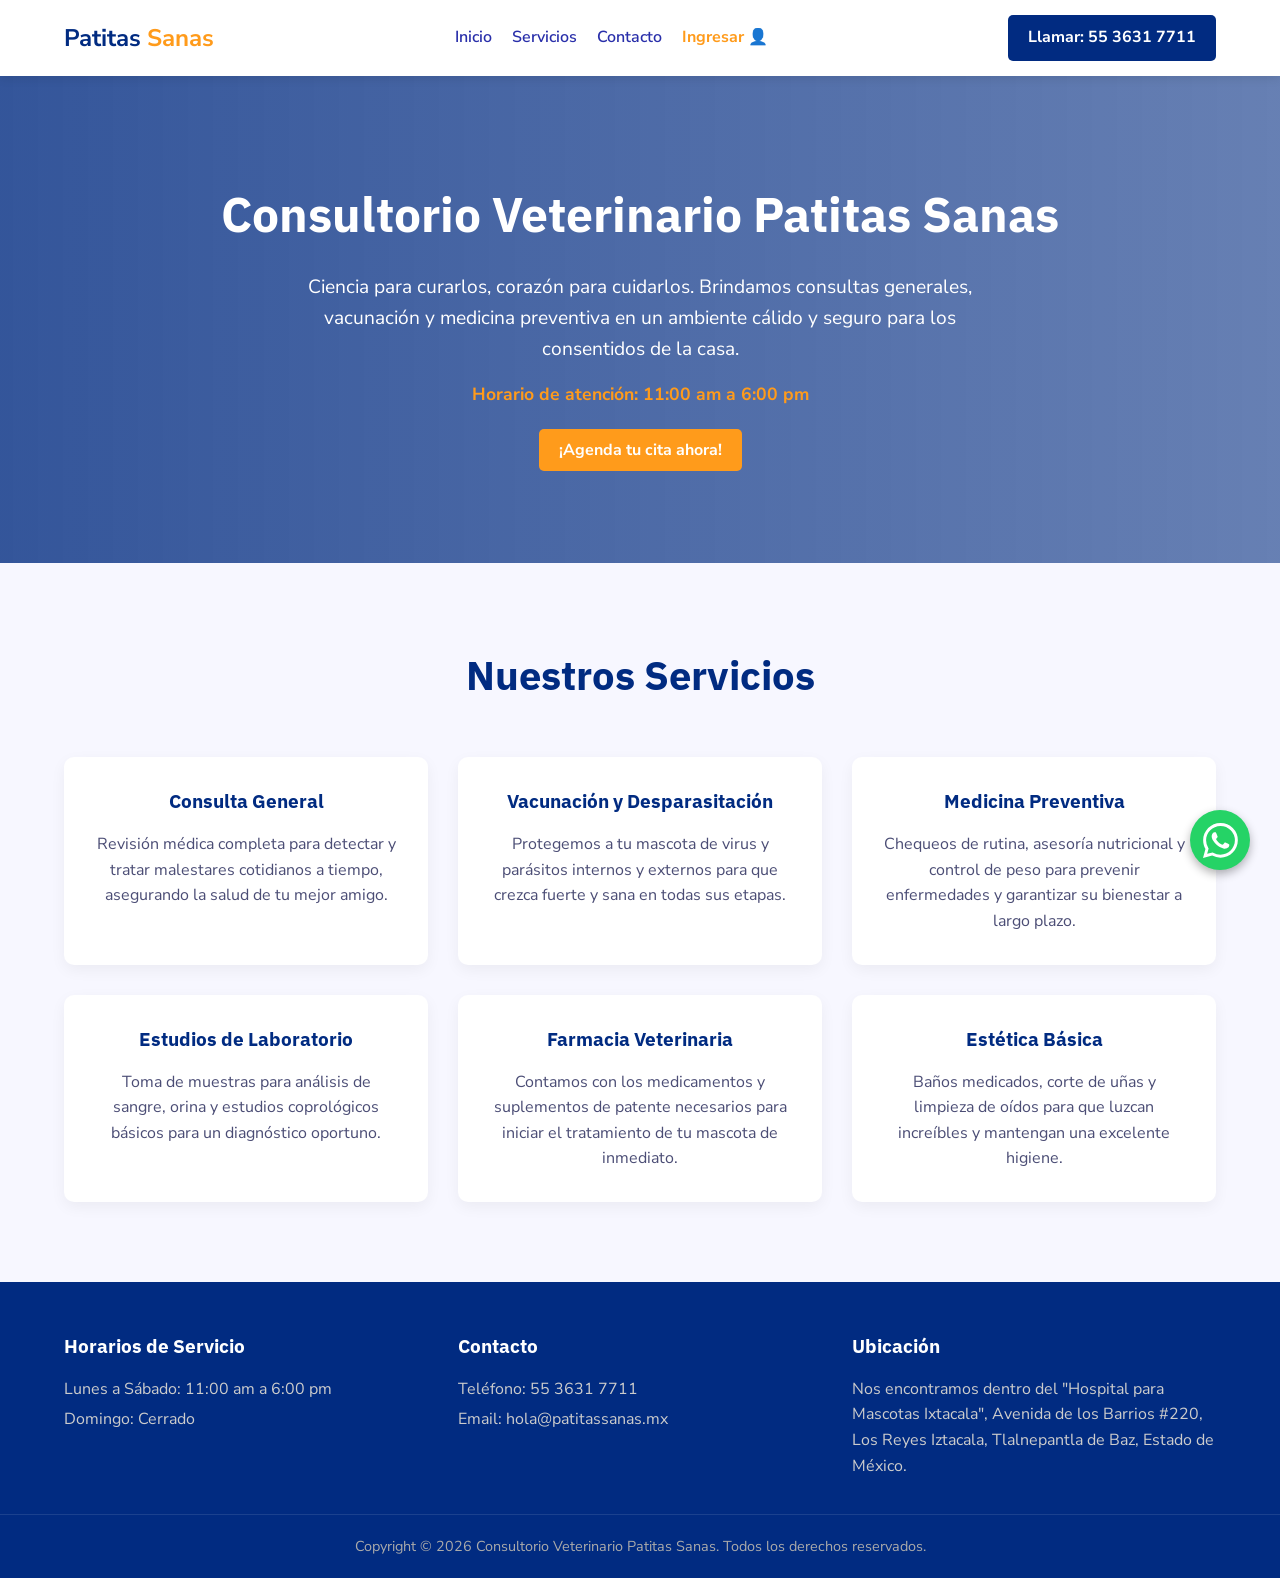
<file: index.html>
<!DOCTYPE html>
<html lang="es">
<head>
    <meta charset="UTF-8">
    <meta name="viewport" content="width=device-width, initial-scale=1.0">
    <title>Consultorio Veterinario Patitas Sanas</title>
    <link href="https://fonts.googleapis.com/css2?family=Nunito+Sans:wght@400;600;700&family=IBM+Plex+Sans:wght@500;700&display=swap" rel="stylesheet">
    <style>
        /* ================= VARIABLES Y RESET ================= */
        :root {
            --primary-color: #012b81;
            --secondary-color: #3CCAFF; 
            --accent-color: #FF9B1B; 
            --bg-light: #f7f7ff;
            --text-dark: #292faa;
            --text-gray: #4b4d75;
        }

        * {
            margin: 0;
            padding: 0;
            box-sizing: border-box;
        }

        body {
            font-family: 'Nunito Sans', sans-serif;
            color: var(--text-dark);
            background-color: #fff;
            line-height: 1.6;
        }

        h1, h2, h3 {
            font-family: 'IBM Plex Sans', sans-serif;
            color: var(--primary-color);
        }

        a { text-decoration: none; color: inherit; }

        .container {
            width: 90%;
            max-width: 1200px;
            margin: 0 auto;
        }

        /* ================= NAVEGACIÓN ================= */
        header {
            background-color: #fff;
            box-shadow: 0 2px 10px rgba(0,0,0,0.1);
            position: sticky;
            top: 0;
            z-index: 1000;
        }

        .nav-container {
            display: flex;
            justify-content: space-between;
            align-items: center;
            padding: 15px 0;
        }

        .logo {
            font-size: 24px;
            font-weight: 700;
            color: var(--primary-color);
        }

        .logo span { color: var(--accent-color); }

        .nav-links {
            display: flex;
            gap: 20px;
            align-items: center;
        }

        .nav-links a {
            font-weight: 600;
            transition: color 0.3s;
        }

        .nav-links a:hover { color: var(--secondary-color); }

        .btn-contacto {
            background-color: var(--primary-color);
            color: #fff;
            padding: 10px 20px;
            border-radius: 5px;
            font-weight: 700;
            transition: background 0.3s;
        }

        .btn-contacto:hover { background-color: var(--accent-color); }

        /* ================= HERO SECTION ================= */
        .hero {
            background: linear-gradient(to right, rgba(1, 43, 129, 0.8), rgba(1, 43, 129, 0.6)), url('https://images.unsplash.com/photo-1583337130417-3346a1be7dee?auto=format&fit=crop&w=1200&q=80') center/cover;
            color: #fff;
            padding: 100px 0;
            text-align: center;
        }

        .hero h1 {
            color: #fff;
            font-size: 3rem;
            margin-bottom: 20px;
        }

        .hero p {
            font-size: 1.2rem;
            max-width: 700px;
            margin: 0 auto 15px;
        }

        .hero .horario {
            font-size: 1.1rem; 
            font-weight: 700; 
            margin-bottom: 30px; 
            color: var(--accent-color);
        }

        /* ================= SERVICIOS (GRID) ================= */
        .servicios {
            padding: 80px 0;
            background-color: var(--bg-light);
        }

        .section-title {
            text-align: center;
            font-size: 2.5rem;
            margin-bottom: 50px;
        }

        .grid-servicios {
            display: grid;
            grid-template-columns: repeat(auto-fit, minmax(300px, 1fr));
            gap: 30px;
        }

        .card {
            background: #fff;
            padding: 30px;
            border-radius: 10px;
            box-shadow: 0 5px 15px rgba(0,0,0,0.05);
            text-align: center;
            transition: transform 0.3s;
        }

        .card:hover { transform: translateY(-10px); }
        .card h3 { margin-bottom: 15px; color: var(--primary-color); }
        .card p { color: var(--text-gray); }

        /* ================= FOOTER ================= */
        footer {
            background-color: var(--primary-color);
            color: #fff;
            padding: 50px 0 20px;
        }

        .footer-grid {
            display: grid;
            grid-template-columns: repeat(auto-fit, minmax(250px, 1fr));
            gap: 30px;
            margin-bottom: 30px;
        }

        .footer-grid h3 { color: #fff; margin-bottom: 15px; }
        .footer-grid p, .footer-grid a { color: #ccc; margin-bottom: 5px; }

        .footer-bottom {
            text-align: center;
            padding-top: 20px;
            border-top: 1px solid rgba(255,255,255,0.1);
            color: #aaa;
            font-size: 0.9rem;
        }

        /* ================= WHATSAPP FLOTANTE ================= */
        .whatsapp-float {
            position: fixed;
            bottom: 30px;
            right: 30px;
            background-color: #25D366;
            color: #fff;
            width: 60px;
            height: 60px;
            border-radius: 50%;
            display: flex;
            justify-content: center;
            align-items: center;
            font-size: 30px;
            box-shadow: 0 4px 10px rgba(0,0,0,0.3);
            z-index: 1000;
            transition: transform 0.3s;
        }
        .whatsapp-float:hover { transform: scale(1.1); }

        /* ================= RESPONSIVO ================= */
        @media (max-width: 768px) {
            .nav-links { display: none; }
            .hero h1 { font-size: 2rem; }
        }
    </style>
</head>
<body>

    <header>
        <div class="container nav-container">
            <div class="logo">Patitas<span> Sanas</span></div>
            <nav class="nav-links">
                <a href="#inicio">Inicio</a>
                <a href="#servicios">Servicios</a>
                <a href="#contacto">Contacto</a>
                <a href="login.html" style="color: var(--accent-color); font-weight: 700;">Ingresar 👤</a>
            </nav>
            <a href="tel:5536317711" class="btn-contacto">Llamar: 55 3631 7711</a>
        </div>
    </header>

    <section id="inicio" class="hero">
        <div class="container">
            <h1>Consultorio Veterinario Patitas Sanas</h1>
            <p>Ciencia para curarlos, corazón para cuidarlos. Brindamos consultas generales, vacunación y medicina preventiva en un ambiente cálido y seguro para los consentidos de la casa.</p>
            <p class="horario">Horario de atención: 11:00 am a 6:00 pm</p>
            <a href="login.html" class="btn-contacto" style="background-color: var(--accent-color);">¡Agenda tu cita ahora!</a>
        </div>
    </section>

    <section id="servicios" class="servicios">
        <div class="container">
            <h2 class="section-title">Nuestros Servicios</h2>
            <div class="grid-servicios">
                <div class="card">
                    <h3>Consulta General</h3>
                    <p>Revisión médica completa para detectar y tratar malestares cotidianos a tiempo, asegurando la salud de tu mejor amigo.</p>
                </div>
                <div class="card">
                    <h3>Vacunación y Desparasitación</h3>
                    <p>Protegemos a tu mascota de virus y parásitos internos y externos para que crezca fuerte y sana en todas sus etapas.</p>
                </div>
                <div class="card">
                    <h3>Medicina Preventiva</h3>
                    <p>Chequeos de rutina, asesoría nutricional y control de peso para prevenir enfermedades y garantizar su bienestar a largo plazo.</p>
                </div>
                <div class="card">
                    <h3>Estudios de Laboratorio</h3>
                    <p>Toma de muestras para análisis de sangre, orina y estudios coprológicos básicos para un diagnóstico oportuno.</p>
                </div>
                <div class="card">
                    <h3>Farmacia Veterinaria</h3>
                    <p>Contamos con los medicamentos y suplementos de patente necesarios para iniciar el tratamiento de tu mascota de inmediato.</p>
                </div>
                <div class="card">
                    <h3>Estética Básica</h3>
                    <p>Baños medicados, corte de uñas y limpieza de oídos para que luzcan increíbles y mantengan una excelente higiene.</p>
                </div>
            </div>
        </div>
    </section>

    <footer id="contacto">
        <div class="container footer-grid">
            <div>
                <h3>Horarios de Servicio</h3>
                <p>Lunes a Sábado: 11:00 am a 6:00 pm</p>
                <p>Domingo: Cerrado</p>
            </div>
            <div>
                <h3>Contacto</h3>
                <p>Teléfono: 55 3631 7711</p>
                <p>Email: hola@patitassanas.mx</p>
            </div>
            <div>
                <h3>Ubicación</h3>
                <p>Nos encontramos dentro del "Hospital para Mascotas Ixtacala", Avenida de los Barrios #220, Los Reyes Iztacala, Tlalnepantla de Baz, Estado de México.</p>
            </div>
        </div>
        <div class="footer-bottom">
            <p>Copyright © 2026 Consultorio Veterinario Patitas Sanas. Todos los derechos reservados.</p>
        </div>
    </footer>

    <a href="https://api.whatsapp.com/send/?phone=5215536317711&text=Hola,%20quisiera%20agendar%20una%20cita%20para%20mi%20mascota." class="whatsapp-float" target="_blank" title="Contáctanos por WhatsApp">
        <svg xmlns="http://www.w3.org/2000/svg" width="35" height="35" fill="currentColor" viewBox="0 0 16 16">
            <path d="M13.601 2.326A7.854 7.854 0 0 0 7.994 0C3.627 0 .068 3.558.064 7.926c0 1.399.366 2.76 1.057 3.965L0 16l4.204-1.102a7.933 7.933 0 0 0 3.79.965h.004c4.368 0 7.926-3.558 7.93-7.93A7.898 7.898 0 0 0 13.6 2.326zM7.994 14.521a6.573 6.573 0 0 1-3.356-.92l-.24-.144-2.494.654.666-2.433-.156-.251a6.56 6.56 0 0 1-1.007-3.505c0-3.626 2.957-6.584 6.591-6.584a6.56 6.56 0 0 1 4.66 1.931 6.557 6.557 0 0 1 1.928 4.66c-.004 3.639-2.961 6.592-6.592 6.592zm3.615-4.934c-.197-.099-1.17-.578-1.353-.646-.182-.065-.315-.099-.445.099-.133.197-.513.646-.627.775-.114.133-.232.148-.43.05-.197-.1-.836-.308-1.592-.985-.59-.525-.985-1.175-1.103-1.372-.114-.198-.011-.304.088-.403.087-.088.197-.232.296-.346.1-.114.133-.198.198-.33.065-.134.034-.248-.015-.347-.05-.099-.445-1.076-.612-1.47-.16-.389-.323-.335-.445-.34-.114-.007-.247-.007-.38-.007a.729.729 0 0 0-.529.247c-.182.198-.691.677-.691 1.654 0 .977.71 1.916.81 2.049.098.133 1.394 2.132 3.383 2.992.47.205.84.326 1.129.418.475.152.904.129 1.246.08.38-.058 1.171-.48 1.338-.943.164-.464.164-.86.114-.943-.049-.084-.182-.133-.38-.232z"/>
        </svg>
    </a>

</body>
</html>
</file>
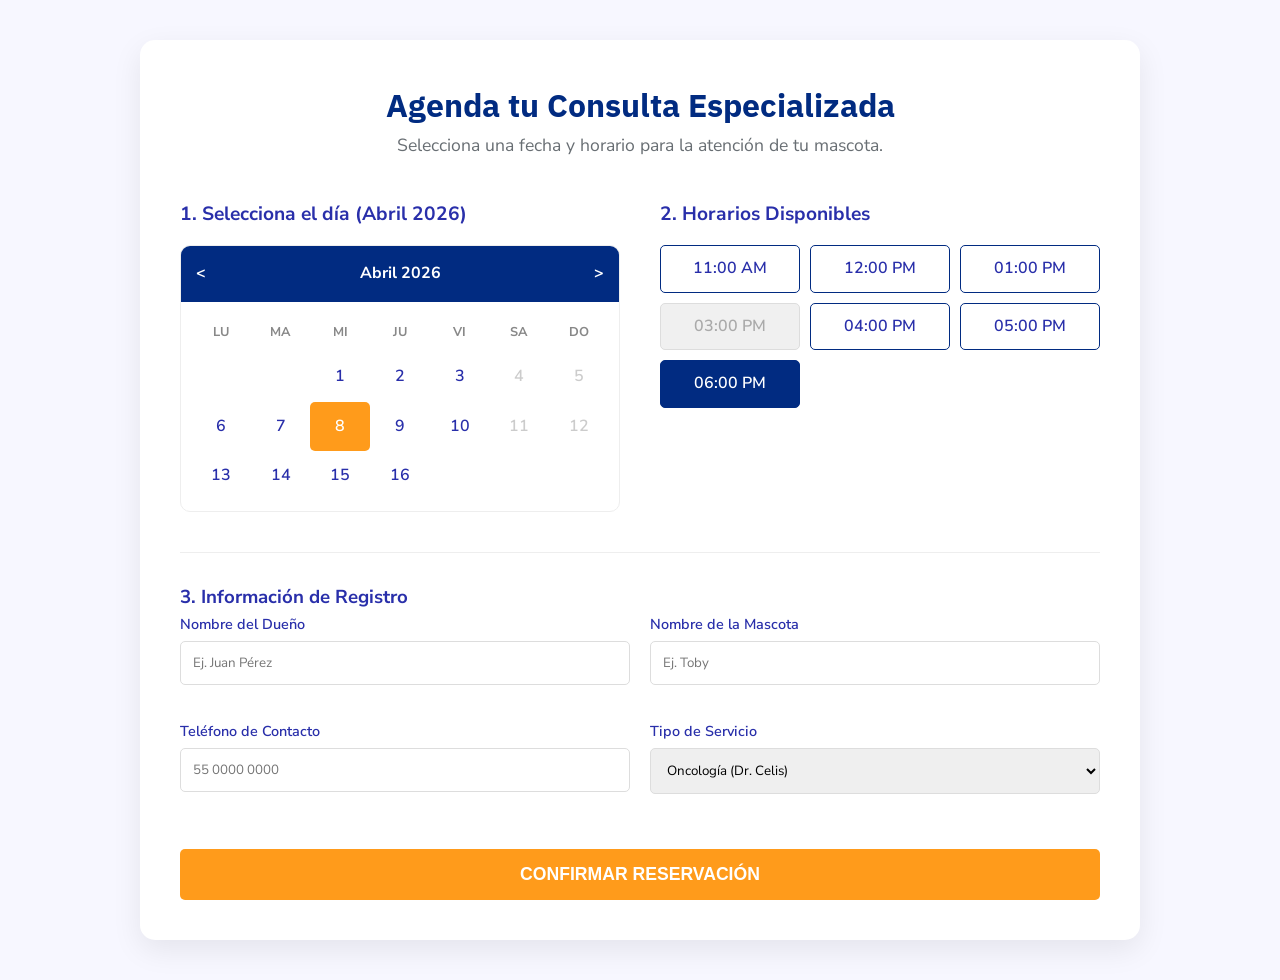
<file: citas.html>
<!DOCTYPE html>
<html lang="es">
<head>
    <meta charset="UTF-8">
    <meta name="viewport" content="width=device-width, initial-scale=1.0">
    <title>Agenda tu Cita - VetCare + Oncopets</title>
    <link href="https://fonts.googleapis.com/css2?family=Nunito+Sans:wght@400;600;700&family=IBM+Plex+Sans:wght@500;700&display=swap" rel="stylesheet">
    <style>
        :root {
            --primary: #012b81;
            --secondary: #3CCAFF;
            --accent: #FF9B1B;
            --bg: #f7f7ff;
            --text: #292faa;
            --white: #ffffff;
        }

        * { margin: 0; padding: 0; box-sizing: border-box; }
        body { font-family: 'Nunito Sans', sans-serif; background-color: var(--bg); color: var(--text); line-height: 1.6; }
        h1, h2 { font-family: 'IBM Plex Sans', sans-serif; color: var(--primary); }

        .container { width: 90%; max-width: 1000px; margin: 40px auto; }
        
        .appointment-card {
            background: var(--white);
            padding: 40px;
            border-radius: 15px;
            box-shadow: 0 10px 30px rgba(0,0,0,0.08);
        }

        .header-citas { text-align: center; margin-bottom: 40px; }
        .header-citas p { color: #686e73; font-size: 1.1rem; }

        /* GRID PRINCIPAL */
        .booking-grid {
            display: grid;
            grid-template-columns: 1fr 1fr;
            gap: 40px;
        }

        /* CALENDARIO ESTILIZADO */
        .calendar-box h3 { margin-bottom: 15px; font-size: 1.2rem; }
        .calendar {
            background: #fff;
            border: 1px solid #eee;
            border-radius: 10px;
            overflow: hidden;
        }
        .cal-header {
            background: var(--primary);
            color: white;
            padding: 15px;
            display: flex;
            justify-content: space-between;
            font-weight: bold;
        }
        .cal-grid {
            display: grid;
            grid-template-columns: repeat(7, 1fr);
            padding: 10px;
            text-align: center;
        }
        .day-name { font-weight: 700; font-size: 0.8rem; padding: 10px 0; color: #888; }
        .day {
            padding: 12px 5px;
            cursor: pointer;
            border-radius: 5px;
            transition: 0.3s;
            font-weight: 600;
        }
        .day:hover:not(.empty) { background: var(--secondary); color: white; }
        .day.selected { background: var(--accent) !important; color: white; }
        .day.disabled { color: #ccc; cursor: not-allowed; }
        .empty { cursor: default; }

        /* HORARIOS */
        .time-box h3 { margin-bottom: 15px; font-size: 1.2rem; }
        .time-slots {
            display: grid;
            grid-template-columns: repeat(3, 1fr);
            gap: 10px;
        }
        .slot {
            padding: 10px;
            border: 1px solid var(--primary);
            border-radius: 5px;
            text-align: center;
            cursor: pointer;
            font-weight: 600;
            transition: 0.3s;
        }
        .slot:hover { background: var(--primary); color: white; }
        .slot.selected { background: var(--primary); color: white; }
        .slot.unavailable { background: #f0f0f0; border-color: #ddd; color: #aaa; cursor: not-allowed; }

        /* FORMULARIO */
        .form-section {
            margin-top: 40px;
            padding-top: 30px;
            border-top: 1px solid #eee;
        }
        .form-grid {
            display: grid;
            grid-template-columns: 1fr 1fr;
            gap: 20px;
        }
        .input-group { display: flex; flex-direction: column; margin-bottom: 15px; }
        label { font-weight: 600; margin-bottom: 5px; font-size: 0.9rem; }
        input, select {
            padding: 12px;
            border: 1px solid #ddd;
            border-radius: 5px;
            font-family: inherit;
        }

        .btn-confirm {
            grid-column: span 2;
            background: var(--accent);
            color: white;
            border: none;
            padding: 15px;
            font-size: 1.1rem;
            font-weight: 700;
            border-radius: 5px;
            cursor: pointer;
            margin-top: 20px;
            transition: 0.3s;
            text-transform: uppercase;
        }
        .btn-confirm:hover { background: var(--primary); transform: translateY(-2px); }

        /* RESPONSIVO */
        @media (max-width: 768px) {
            .booking-grid, .form-grid { grid-template-columns: 1fr; }
            .btn-confirm { grid-column: span 1; }
        }
    </style>
</head>
<body>

<div class="container">
    <div class="appointment-card">
        <div class="header-citas">
            <h1>Agenda tu Consulta Especializada</h1>
            <p>Selecciona una fecha y horario para la atención de tu mascota.</p>
        </div>

        <div class="booking-grid">
            <div class="calendar-box">
                <h3>1. Selecciona el día (Abril 2026)</h3>
                <div class="calendar">
                    <div class="cal-header">
                        <span>&lt;</span>
                        <span>Abril 2026</span>
                        <span>&gt;</span>
                    </div>
                    <div class="cal-grid">
                        <div class="day-name">LU</div><div class="day-name">MA</div><div class="day-name">MI</div>
                        <div class="day-name">JU</div><div class="day-name">VI</div><div class="day-name">SA</div>
                        <div class="day-name">DO</div>
                        
                        <div class="day empty"></div><div class="day empty"></div>
                        <div class="day" onclick="selectDay(this)">1</div><div class="day" onclick="selectDay(this)">2</div>
                        <div class="day" onclick="selectDay(this)">3</div><div class="day disabled">4</div><div class="day disabled">5</div>
                        <div class="day" onclick="selectDay(this)">6</div><div class="day" onclick="selectDay(this)">7</div>
                        <div class="day selected" onclick="selectDay(this)">8</div><div class="day" onclick="selectDay(this)">9</div>
                        <div class="day" onclick="selectDay(this)">10</div><div class="day disabled">11</div><div class="day disabled">12</div>
                        <div class="day" onclick="selectDay(this)">13</div><div class="day" onclick="selectDay(this)">14</div>
                        <div class="day" onclick="selectDay(this)">15</div><div class="day" onclick="selectDay(this)">16</div>
                    </div>
                </div>
            </div>

            <div class="time-box">
                <h3>2. Horarios Disponibles</h3>
                <div class="time-slots">
                    <div class="slot" onclick="selectSlot(this)">11:00 AM</div>
                    <div class="slot" onclick="selectSlot(this)">12:00 PM</div>
                    <div class="slot" onclick="selectSlot(this)">01:00 PM</div>
                    <div class="slot unavailable">03:00 PM</div>
                    <div class="slot" onclick="selectSlot(this)">04:00 PM</div>
                    <div class="slot" onclick="selectSlot(this)">05:00 PM</div>
                    <div class="slot selected" onclick="selectSlot(this)">06:00 PM</div>
                </div>
            </div>
        </div>

        <div class="form-section">
            <h3>3. Información de Registro</h3>
            <form class="form-grid">
                <div class="input-group">
                    <label>Nombre del Dueño</label>
                    <input type="text" placeholder="Ej. Juan Pérez" required>
                </div>
                <div class="input-group">
                    <label>Nombre de la Mascota</label>
                    <input type="text" placeholder="Ej. Toby" required>
                </div>
                <div class="input-group">
                    <label>Teléfono de Contacto</label>
                    <input type="tel" placeholder="55 0000 0000" required>
                </div>
                <div class="input-group">
                    <label>Tipo de Servicio</label>
                    <select>
                        <option>Oncología (Dr. Celis)</option>
                        <option>Consulta General</option>
                        <option>Cirugía / Ortopedia</option>
                        <option>Medicina Interna</option>
                    </select>
                </div>
                <button type="button" class="btn-confirm" onclick="alert('¡Cita solicitada! Nos pondremos en contacto contigo para confirmar.')">
                    Confirmar Reservación
                </button>
            </form>
        </div>
    </div>
</div>

<script>
    function selectDay(element) {
        if(element.classList.contains('disabled')) return;
        document.querySelectorAll('.day').forEach(d => d.classList.remove('selected'));
        element.classList.add('selected');
    }

    function selectSlot(element) {
        document.querySelectorAll('.slot').forEach(s => s.classList.remove('selected'));
        element.classList.add('selected');
    }
</script>

</body>
</html>
</file>
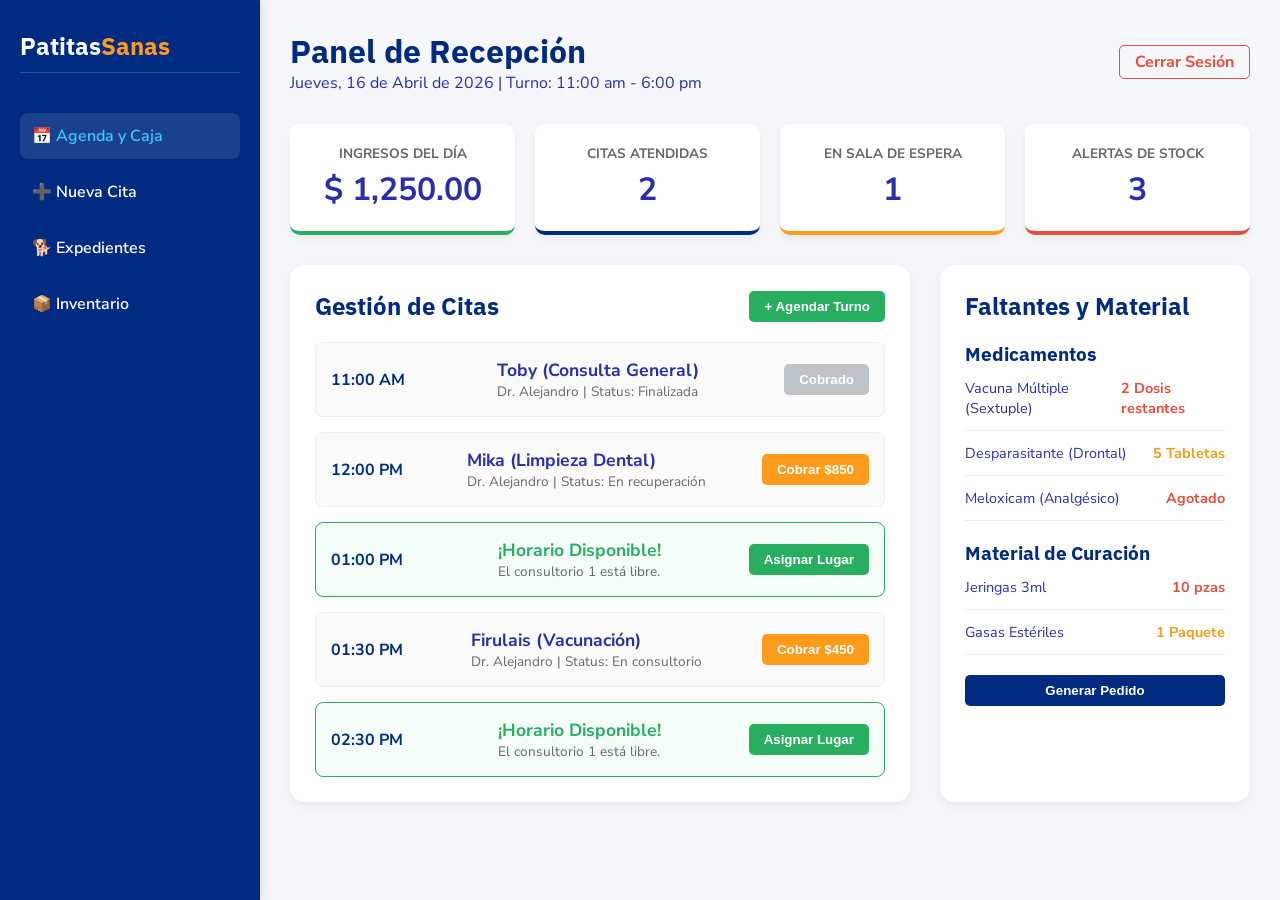
<file: dashboard-recepcion.html>
<!DOCTYPE html>
<html lang="es">
<head>
    <meta charset="UTF-8">
    <meta name="viewport" content="width=device-width, initial-scale=1.0">
    <title>Recepción - Patitas Sanas</title>
    <link href="https://fonts.googleapis.com/css2?family=Nunito+Sans:wght@400;600;700&family=IBM+Plex+Sans:wght@500;700&display=swap" rel="stylesheet">
    <style>
        /* ================= VARIABLES ================= */
        :root {
            --primary: #012b81;
            --secondary: #3CCAFF; 
            --accent: #FF9B1B; 
            --bg: #f4f6f9;
            --white: #ffffff;
            --text: #292faa;
            --success: #27ae60;
            --danger: #e74c3c;
            --warning: #f39c12;
        }

        * { margin: 0; padding: 0; box-sizing: border-box; }
        body { font-family: 'Nunito Sans', sans-serif; background-color: var(--bg); color: var(--text); }
        h1, h2, h3 { font-family: 'IBM Plex Sans', sans-serif; color: var(--primary); }

        /* ================= BARRA LATERAL ================= */
        .wrapper { display: flex; min-height: 100vh; }
        .sidebar {
            width: 260px;
            background-color: var(--primary);
            color: white;
            padding: 30px 20px;
            position: fixed;
            height: 100%;
            box-shadow: 2px 0 10px rgba(0,0,0,0.1);
        }
        .sidebar h2 { font-size: 1.5rem; margin-bottom: 40px; color: white; border-bottom: 1px solid rgba(255,255,255,0.2); padding-bottom: 10px; }
        .sidebar h2 span { color: var(--accent); }

        .nav-menu { list-style: none; }
        .nav-menu a {
            color: white;
            text-decoration: none;
            display: block;
            padding: 12px;
            margin-bottom: 10px;
            border-radius: 8px;
            transition: 0.3s;
            font-weight: 600;
        }
        .nav-menu a:hover, .nav-menu a.active { background: rgba(255,255,255,0.1); color: var(--secondary); }

        /* ================= CONTENIDO ================= */
        .main-content { margin-left: 260px; width: calc(100% - 260px); padding: 30px; }
        .header-main { display: flex; justify-content: space-between; align-items: center; margin-bottom: 30px; }
        .btn-logout { color: var(--danger); font-weight: 700; text-decoration: none; border: 1px solid var(--danger); padding: 5px 15px; border-radius: 5px; }

        /* ================= TARJETAS DE RESUMEN ================= */
        .stats-grid { display: grid; grid-template-columns: repeat(4, 1fr); gap: 20px; margin-bottom: 30px; }
        .stat-card { background: var(--white); padding: 20px; border-radius: 10px; box-shadow: 0 4px 6px rgba(0,0,0,0.05); text-align: center; border-bottom: 4px solid var(--primary); }
        .stat-card.green { border-bottom-color: var(--success); }
        .stat-card.orange { border-bottom-color: var(--accent); }
        .stat-card.red { border-bottom-color: var(--danger); }
        .stat-card h4 { font-size: 0.85rem; color: #666; text-transform: uppercase; margin-bottom: 5px; }
        .stat-card .value { font-size: 2rem; font-weight: 700; color: var(--text); }

        /* ================= LAYOUT DE PANELES ================= */
        .panels-grid { display: grid; grid-template-columns: 2fr 1fr; gap: 30px; }
        .panel { background: var(--white); padding: 25px; border-radius: 15px; box-shadow: 0 4px 10px rgba(0,0,0,0.05); }
        .panel-header { display: flex; justify-content: space-between; align-items: center; margin-bottom: 20px; }

        /* ================= AGENDA ================= */
        .agenda-list { display: flex; flex-direction: column; gap: 15px; }
        .agenda-item {
            display: flex;
            justify-content: space-between;
            align-items: center;
            padding: 15px;
            border: 1px solid #eee;
            border-radius: 8px;
            background: #fafafa;
        }
        .agenda-item.available { border-color: var(--success); background: #f4fdf8; }
        .agenda-item .time { font-weight: 700; color: var(--primary); width: 80px; }
        .agenda-item .details h4 { margin: 0; font-size: 1.1rem; }
        .agenda-item .details p { margin: 0; font-size: 0.85rem; color: #666; }
        
        .btn-action {
            padding: 8px 15px;
            border: none;
            border-radius: 5px;
            cursor: pointer;
            font-weight: 600;
            color: white;
            transition: 0.3s;
        }
        .btn-add { background: var(--success); }
        .btn-add:hover { background: #219653; }
        .btn-pay { background: var(--accent); }
        .btn-pay:hover { background: #e67e22; }
        .btn-paid { background: #bdc3c7; cursor: not-allowed; }

        /* ================= INVENTARIO / ALERTAS ================= */
        .alert-item {
            display: flex;
            justify-content: space-between;
            padding: 12px 0;
            border-bottom: 1px solid #eee;
            font-size: 0.9rem;
        }
        .alert-item:last-child { border-bottom: none; }
        .stock-low { color: var(--danger); font-weight: 700; }
        .stock-ok { color: var(--warning); font-weight: 700; }

        @media (max-width: 1024px) {
            .panels-grid { grid-template-columns: 1fr; }
            .stats-grid { grid-template-columns: repeat(2, 1fr); }
            .sidebar { width: 70px; padding: 20px 10px; }
            .sidebar h2 { display: none; }
            .main-content { margin-left: 70px; width: calc(100% - 70px); }
            .nav-menu a { text-align: center; font-size: 0.8rem; }
        }
    </style>
</head>
<body>

    <div class="wrapper">
        <aside class="sidebar">
            <h2>Patitas<span>Sanas</span></h2>
            <ul class="nav-menu">
                <li><a href="#" class="active">📅 Agenda y Caja</a></li>
                <li><a href="citas.html">➕ Nueva Cita</a></li>
                <li><a href="#">🐕 Expedientes</a></li>
                <li><a href="#">📦 Inventario</a></li>
            </ul>
        </aside>

        <main class="main-content">
            <div class="header-main">
                <div>
                    <h1>Panel de Recepción</h1>
                    <p>Jueves, 16 de Abril de 2026 | Turno: 11:00 am - 6:00 pm</p>
                </div>
                <a href="login.html" class="btn-logout">Cerrar Sesión</a>
            </div>

            <div class="stats-grid">
                <div class="stat-card green">
                    <h4>Ingresos del Día</h4>
                    <div class="value" id="ingresos-total">$ 1,250.00</div>
                </div>
                <div class="stat-card">
                    <h4>Citas Atendidas</h4>
                    <div class="value" id="citas-atendidas">2</div>
                </div>
                <div class="stat-card orange">
                    <h4>En Sala de Espera</h4>
                    <div class="value">1</div>
                </div>
                <div class="stat-card red">
                    <h4>Alertas de Stock</h4>
                    <div class="value">3</div>
                </div>
            </div>

            <div class="panels-grid">
                
                <div class="panel">
                    <div class="panel-header">
                        <h2>Gestión de Citas</h2>
                        <a href="citas.html" style="text-decoration: none;">
                            <button class="btn-action btn-add">+ Agendar Turno</button>
                        </a>
                    </div>

                    <div class="agenda-list">
                        <div class="agenda-item">
                            <div class="time">11:00 AM</div>
                            <div class="details">
                                <h4>Toby (Consulta General)</h4>
                                <p>Dr. Alejandro | Status: Finalizada</p>
                            </div>
                            <button class="btn-action btn-paid" disabled>Cobrado</button>
                        </div>

                        <div class="agenda-item">
                            <div class="time">12:00 PM</div>
                            <div class="details">
                                <h4>Mika (Limpieza Dental)</h4>
                                <p>Dr. Alejandro | Status: En recuperación</p>
                            </div>
                            <button class="btn-action btn-pay" onclick="cobrarConsulta(this, 850)">Cobrar $850</button>
                        </div>

                        <div class="agenda-item available">
                            <div class="time">01:00 PM</div>
                            <div class="details">
                                <h4 style="color: var(--success);">¡Horario Disponible!</h4>
                                <p>El consultorio 1 está libre.</p>
                            </div>
                            <button class="btn-action btn-add" onclick="asignarCitaRapida(this)">Asignar Lugar</button>
                        </div>

                        <div class="agenda-item">
                            <div class="time">01:30 PM</div>
                            <div class="details">
                                <h4>Firulais (Vacunación)</h4>
                                <p>Dr. Alejandro | Status: En consultorio</p>
                            </div>
                            <button class="btn-action btn-pay" onclick="cobrarConsulta(this, 450)">Cobrar $450</button>
                        </div>

                        <div class="agenda-item available">
                            <div class="time">02:30 PM</div>
                            <div class="details">
                                <h4 style="color: var(--success);">¡Horario Disponible!</h4>
                                <p>El consultorio 1 está libre.</p>
                            </div>
                            <button class="btn-action btn-add" onclick="asignarCitaRapida(this)">Asignar Lugar</button>
                        </div>
                    </div>
                </div>

                <div class="panel">
                    <div class="panel-header">
                        <h2>Faltantes y Material</h2>
                    </div>
                    
                    <h3>Medicamentos</h3>
                    <div class="alert-item">
                        <span>Vacuna Múltiple (Sextuple)</span>
                        <span class="stock-low">2 Dosis restantes</span>
                    </div>
                    <div class="alert-item">
                        <span>Desparasitante (Drontal)</span>
                        <span class="stock-ok">5 Tabletas</span>
                    </div>
                    <div class="alert-item">
                        <span>Meloxicam (Analgésico)</span>
                        <span class="stock-low">Agotado</span>
                    </div>

                    <h3 style="margin-top: 20px;">Material de Curación</h3>
                    <div class="alert-item">
                        <span>Jeringas 3ml</span>
                        <span class="stock-low">10 pzas</span>
                    </div>
                    <div class="alert-item">
                        <span>Gasas Estériles</span>
                        <span class="stock-ok">1 Paquete</span>
                    </div>
                    
                    <button class="btn-action" style="width: 100%; margin-top: 20px; background: var(--primary);" onclick="alert('Enviando solicitud de pedido al proveedor...')">
                        Generar Pedido
                    </button>
                </div>

            </div>
        </main>
    </div>

    <script>
        let ingresosTotales = 1250;
        let citasAtendidas = 2;

        // Función para cobrar y sumar dinero a la caja
        function cobrarConsulta(btnElement, monto) {
            // Actualizar Ingresos
            ingresosTotales += monto;
            citasAtendidas++;
            
            // Formatear a moneda
            document.getElementById('ingresos-total').innerText = "$ " + ingresosTotales.toLocaleString('en-US') + ".00";
            document.getElementById('citas-atendidas').innerText = citasAtendidas;

            // Cambiar estado del botón
            btnElement.innerText = "Cobrado";
            btnElement.classList.remove('btn-pay');
            btnElement.classList.add('btn-paid');
            btnElement.disabled = true;
            
            alert(`Pago de $${monto} registrado exitosamente en caja.`);
        }

        // Función para asignar una cita a un lugar disponible
        function asignarCitaRapida(btnElement) {
            let nombreMascota = prompt("Ingresa el nombre de la mascota:");
            let motivo = prompt("Ingresa el motivo (Ej. Consulta General):");

            if (nombreMascota && motivo) {
                let divItem = btnElement.parentElement;
                
                // Cambiar el diseño visual de disponible a ocupado
                divItem.classList.remove('available');
                
                divItem.querySelector('.details').innerHTML = `
                    <h4>${nombreMascota} (${motivo})</h4>
                    <p>Agendado presencialmente | Status: En espera</p>
                `;
                
                // Cambiar el botón
                btnElement.outerHTML = `<button class="btn-action btn-pay" onclick="cobrarConsulta(this, 350)">Cobrar $350</button>`;
            }
        }
    </script>
</body>
</html>
</file>
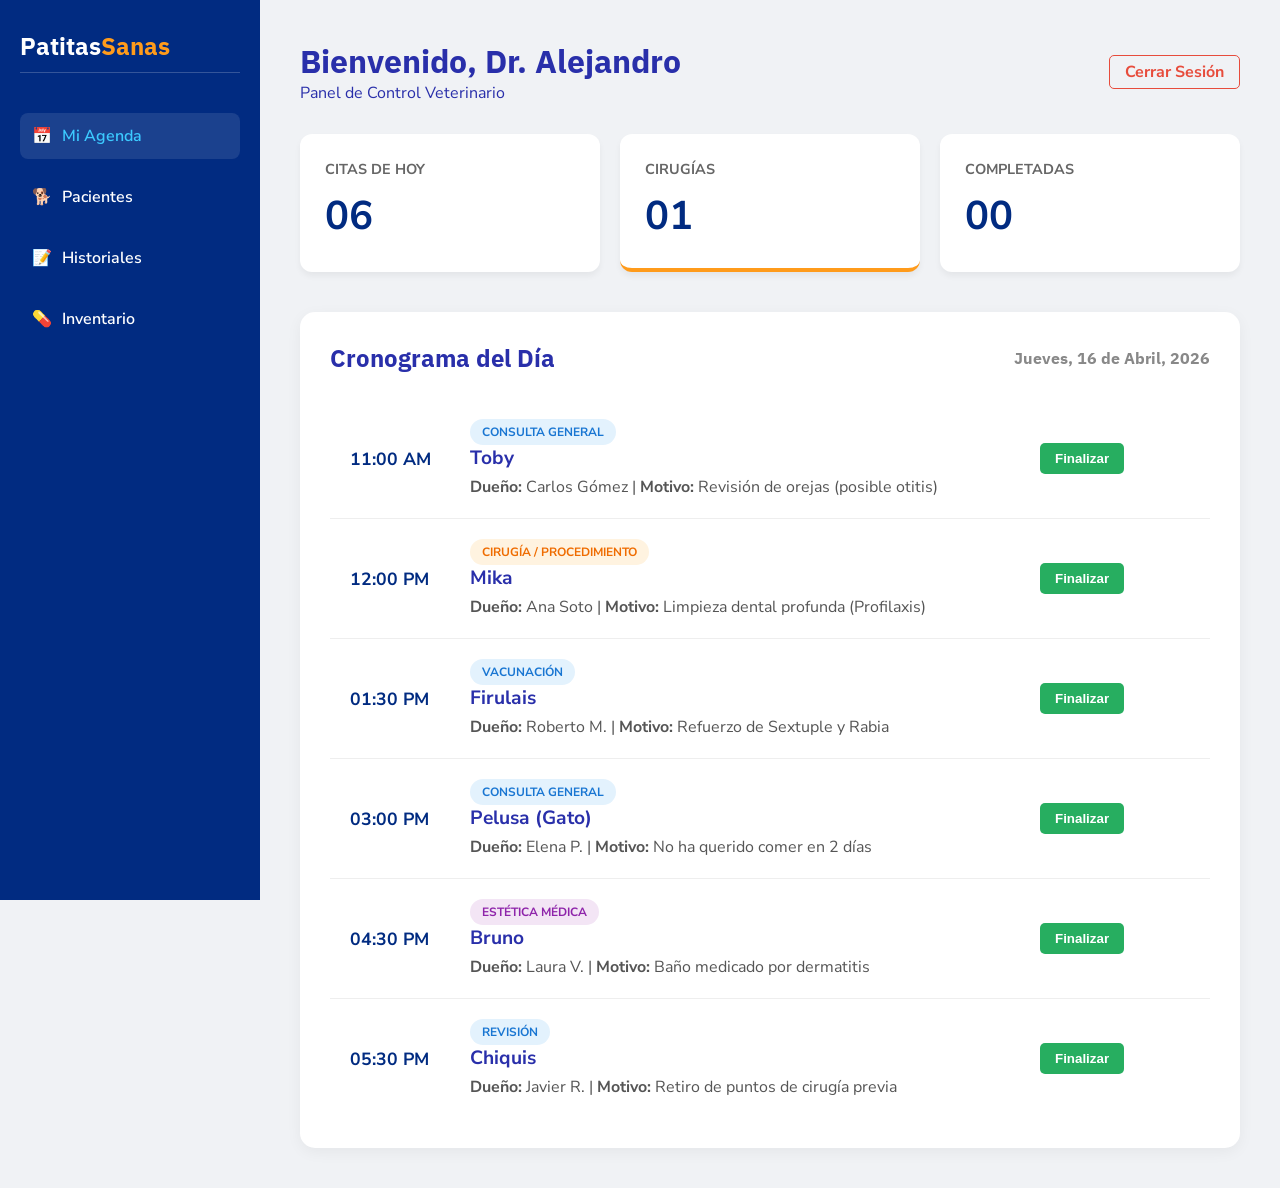
<file: dashboard-vet.html>
<!DOCTYPE html>
<html lang="es">
<head>
    <meta charset="UTF-8">
    <meta name="viewport" content="width=device-width, initial-scale=1.0">
    <title>Panel Médico - Patitas Sanas</title>
    <link href="https://fonts.googleapis.com/css2?family=Nunito+Sans:wght@400;600;700&family=IBM+Plex+Sans:wght@500;700&display=swap" rel="stylesheet">
    <style>
        :root {
            --primary: #012b81;
            --secondary: #3CCAFF; 
            --accent: #FF9B1B; 
            --bg: #f0f2f5;
            --white: #ffffff;
            --text: #292faa;
            --danger: #e74c3c;
            --success: #27ae60;
        }

        * { margin: 0; padding: 0; box-sizing: border-box; }
        body { font-family: 'Nunito Sans', sans-serif; background-color: var(--bg); color: var(--text); }
        h1, h2, h3 { font-family: 'IBM Plex Sans', sans-serif; }

        /* BARRA LATERAL (SIDEBAR) */
        .wrapper { display: flex; min-height: 100vh; }
        
        .sidebar {
            width: 260px;
            background-color: var(--primary);
            color: white;
            padding: 30px 20px;
            position: fixed;
            height: 100%;
        }

        .sidebar h2 { font-size: 1.5rem; margin-bottom: 40px; border-bottom: 1px solid rgba(255,255,255,0.2); padding-bottom: 10px; }
        .sidebar h2 span { color: var(--accent); }

        .nav-menu { list-style: none; }
        .nav-menu li { margin-bottom: 15px; }
        .nav-menu a {
            color: white;
            text-decoration: none;
            display: flex;
            align-items: center;
            gap: 10px;
            padding: 12px;
            border-radius: 8px;
            transition: 0.3s;
            font-weight: 600;
        }
        .nav-menu a:hover, .nav-menu a.active { background: rgba(255,255,255,0.1); color: var(--secondary); }

        /* CONTENIDO PRINCIPAL */
        .main-content { margin-left: 260px; width: calc(100% - 260px); padding: 40px; }

        .header-main { display: flex; justify-content: space-between; align-items: center; margin-bottom: 30px; }
        .btn-logout { color: var(--danger); font-weight: 700; text-decoration: none; border: 1px solid var(--danger); padding: 5px 15px; border-radius: 5px; }

        /* RESUMEN DE TARJETAS */
        .stats-grid { display: grid; grid-template-columns: repeat(3, 1fr); gap: 20px; margin-bottom: 40px; }
        .stat-card { background: var(--white); padding: 25px; border-radius: 12px; box-shadow: 0 4px 6px rgba(0,0,0,0.05); }
        .stat-card h4 { font-size: 0.9rem; color: #666; text-transform: uppercase; margin-bottom: 10px; }
        .stat-card .value { font-size: 2.5rem; font-weight: 700; color: var(--primary); }

        /* CRONOGRAMA / AGENDA */
        .agenda-container { background: var(--white); border-radius: 15px; padding: 30px; box-shadow: 0 4px 15px rgba(0,0,0,0.05); }
        .agenda-container h2 { margin-bottom: 25px; display: flex; justify-content: space-between; align-items: center; }
        .date-label { font-size: 1rem; color: #888; }

        .schedule-row {
            display: grid;
            grid-template-columns: 120px 1fr 150px;
            padding: 20px;
            border-bottom: 1px solid #eee;
            align-items: center;
            transition: 0.2s;
        }
        .schedule-row:hover { background-color: #f9fbff; }
        .schedule-row:last-child { border-bottom: none; }

        .time-col { font-weight: 700; font-size: 1.1rem; color: var(--primary); }
        .info-col h4 { font-size: 1.2rem; margin-bottom: 5px; }
        .info-col p { color: #555; }
        
        /* ETIQUETAS DE TIPO */
        .badge {
            padding: 5px 12px;
            border-radius: 20px;
            font-size: 0.75rem;
            font-weight: 700;
            text-transform: uppercase;
            display: inline-block;
            margin-right: 10px;
        }
        .badge-consulta { background: #e3f2fd; color: #1976d2; }
        .badge-cirugia { background: #fff3e0; color: #ef6c00; }
        .badge-estetica { background: #f3e5f5; color: #8e24aa; }

        .btn-check {
            background: var(--success);
            color: white;
            border: none;
            padding: 8px 15px;
            border-radius: 5px;
            cursor: pointer;
            font-weight: 600;
            transition: 0.3s;
        }
        .btn-check:hover { opacity: 0.8; transform: scale(1.05); }

        @media (max-width: 900px) {
            .sidebar { width: 80px; padding: 20px 10px; }
            .sidebar h2, .nav-menu span { display: none; }
            .main-content { margin-left: 80px; width: calc(100% - 80px); }
            .stats-grid { grid-template-columns: 1fr; }
        }
    </style>
</head>
<body>

    <div class="wrapper">
        <aside class="sidebar">
            <h2>Patitas<span>Sanas</span></h2>
            <ul class="nav-menu">
                <li><a href="#" class="active">📅 <span>Mi Agenda</span></a></li>
                <li><a href="#">🐕 <span>Pacientes</span></a></li>
                <li><a href="#">📝 <span>Historiales</span></a></li>
                <li><a href="#">💊 <span>Inventario</span></a></li>
            </ul>
        </aside>

        <main class="main-content">
            <div class="header-main">
                <div>
                    <h1>Bienvenido, Dr. Alejandro</h1>
                    <p>Panel de Control Veterinario</p>
                </div>
                <a href="index.html" class="btn-logout">Cerrar Sesión</a>
            </div>

            <div class="stats-grid">
                <div class="stat-card">
                    <h4>Citas de Hoy</h4>
                    <div class="value">06</div>
                </div>
                <div class="stat-card" style="border-bottom: 4px solid var(--accent);">
                    <h4>Cirugías</h4>
                    <div class="value">01</div>
                </div>
                <div class="stat-card">
                    <h4>Completadas</h4>
                    <div class="value" id="comp-val">00</div>
                </div>
            </div>

            <section class="agenda-container">
                <h2>
                    Cronograma del Día 
                    <span class="date-label">Jueves, 16 de Abril, 2026</span>
                </h2>

                <div class="schedule-row">
                    <div class="time-col">11:00 AM</div>
                    <div class="info-col">
                        <span class="badge badge-consulta">Consulta General</span>
                        <h4>Toby</h4>
                        <p><strong>Dueño:</strong> Carlos Gómez | <strong>Motivo:</strong> Revisión de orejas (posible otitis)</p>
                    </div>
                    <div class="action-col">
                        <button class="btn-check" onclick="finishTask(this)">Finalizar</button>
                    </div>
                </div>

                <div class="schedule-row">
                    <div class="time-col">12:00 PM</div>
                    <div class="info-col">
                        <span class="badge badge-cirugia">Cirugía / Procedimiento</span>
                        <h4>Mika</h4>
                        <p><strong>Dueño:</strong> Ana Soto | <strong>Motivo:</strong> Limpieza dental profunda (Profilaxis)</p>
                    </div>
                    <div class="action-col">
                        <button class="btn-check" onclick="finishTask(this)">Finalizar</button>
                    </div>
                </div>

                <div class="schedule-row">
                    <div class="time-col">01:30 PM</div>
                    <div class="info-col">
                        <span class="badge badge-consulta">Vacunación</span>
                        <h4>Firulais</h4>
                        <p><strong>Dueño:</strong> Roberto M. | <strong>Motivo:</strong> Refuerzo de Sextuple y Rabia</p>
                    </div>
                    <div class="action-col">
                        <button class="btn-check" onclick="finishTask(this)">Finalizar</button>
                    </div>
                </div>

                <div class="schedule-row">
                    <div class="time-col">03:00 PM</div>
                    <div class="info-col">
                        <span class="badge badge-consulta">Consulta General</span>
                        <h4>Pelusa (Gato)</h4>
                        <p><strong>Dueño:</strong> Elena P. | <strong>Motivo:</strong> No ha querido comer en 2 días</p>
                    </div>
                    <div class="action-col">
                        <button class="btn-check" onclick="finishTask(this)">Finalizar</button>
                    </div>
                </div>

                <div class="schedule-row">
                    <div class="time-col">04:30 PM</div>
                    <div class="info-col">
                        <span class="badge badge-estetica">Estética Médica</span>
                        <h4>Bruno</h4>
                        <p><strong>Dueño:</strong> Laura V. | <strong>Motivo:</strong> Baño medicado por dermatitis</p>
                    </div>
                    <div class="action-col">
                        <button class="btn-check" onclick="finishTask(this)">Finalizar</button>
                    </div>
                </div>

                <div class="schedule-row">
                    <div class="time-col">05:30 PM</div>
                    <div class="info-col">
                        <span class="badge badge-consulta">Revisión</span>
                        <h4>Chiquis</h4>
                        <p><strong>Dueño:</strong> Javier R. | <strong>Motivo:</strong> Retiro de puntos de cirugía previa</p>
                    </div>
                    <div class="action-col">
                        <button class="btn-check" onclick="finishTask(this)">Finalizar</button>
                    </div>
                </div>

            </section>
        </main>
    </div>

    <script>
        let completedCount = 0;
        function finishTask(btn) {
            const row = btn.parentElement.parentElement;
            row.style.opacity = "0.4";
            row.style.pointerEvents = "none";
            btn.innerText = "✓ Listo";
            btn.style.background = "#bdc3c7";
            
            completedCount++;
            document.getElementById('comp-val').innerText = completedCount.toString().padStart(2, '0');
        }
    </script>
</body>
</html>
</file>
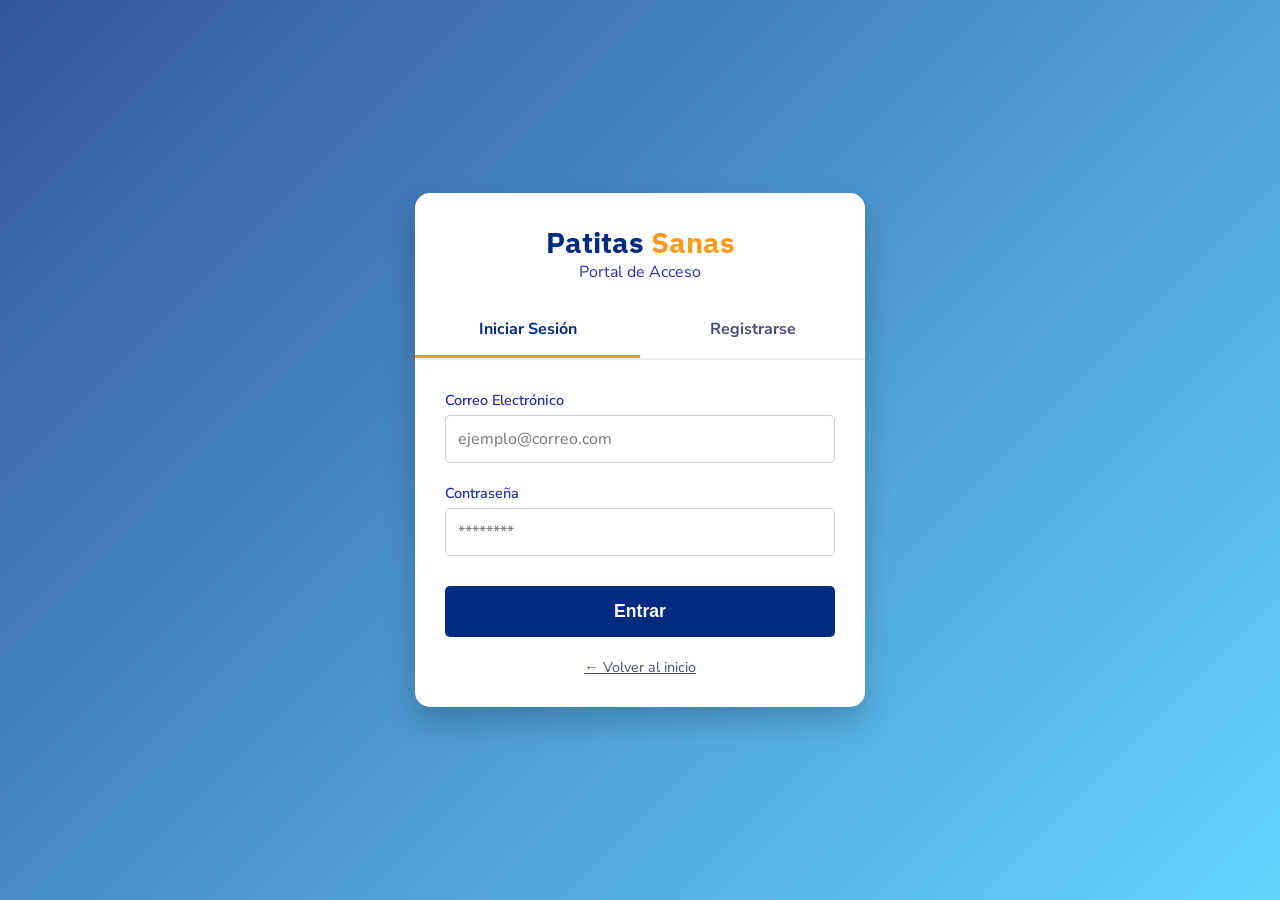
<file: login.html>
<!DOCTYPE html>
<html lang="es">
<head>
    <meta charset="UTF-8">
    <meta name="viewport" content="width=device-width, initial-scale=1.0">
    <title>Ingresar - Patitas Sanas</title>
    <link rel="stylesheet" href="estilos.css">
    <link href="https://fonts.googleapis.com/css2?family=Nunito+Sans:wght@400;600;700&family=IBM+Plex+Sans:wght@500;700&display=swap" rel="stylesheet">
    <script src="supabase-client.js" defer></script>
</head>
<body>

    <div class="auth-container">
        <div class="auth-header">
            <h1>Patitas<span> Sanas</span></h1>
            <p>Portal de Acceso</p>
        </div>

        <div class="tabs">
            <div class="tab active" onclick="switchTab('login')">Iniciar Sesión</div>
            <div class="tab" onclick="switchTab('register')">Registrarse</div>
        </div>

        <div id="login-form" class="form-box active">
            <p id="login-error" class="error-msg">Correo o contraseña incorrectos.</p>
            <form onsubmit="handleLogin(event)">
                <div class="input-group">
                    <label>Correo Electrónico</label>
                    <input type="email" id="login-email" placeholder="ejemplo@correo.com" required>
                </div>
                <div class="input-group">
                    <label>Contraseña</label>
                    <input type="password" id="login-password" placeholder="********" required>
                </div>
                <button type="submit" class="btn-submit">Entrar</button>
            </form>
            <a href="index.html" class="back-home">← Volver al inicio</a>
        </div>

        <div id="register-form" class="form-box">
            <form onsubmit="handleRegister(event)">
                <div class="input-group">
                    <label>Tu Nombre Completo</label>
                    <input type="text" placeholder="Ej. Juan Pérez" required>
                </div>
                <div class="input-group">
                    <label>Nombre de tu Mascota</label>
                    <input type="text" placeholder="Ej. Toby" required>
                </div>
                <div class="input-group">
                    <label>Correo Electrónico</label>
                    <input type="email" id="register-email" placeholder="ejemplo@correo.com" required>
                </div>
                <div class="input-group">
                    <label>Crear Contraseña</label>
                    <input type="password" id="register-password" placeholder="Mínimo 6 caracteres" required>
                </div>
                <button type="submit" class="btn-submit" style="background-color: var(--accent-color);">Crear Cuenta</button>
            </form>
            <a href="index.html" class="back-home">← Volver al inicio</a>
        </div>
    </div>

    <script>
        // Cambiar entre Iniciar Sesión y Registro
        function switchTab(tabName) {
            document.querySelectorAll('.tab').forEach(t => t.classList.remove('active'));
            document.querySelectorAll('.form-box').forEach(f => f.classList.remove('active'));
            document.getElementById('login-error').style.display = 'none';

            if (tabName === 'login') {
                document.querySelectorAll('.tab')[0].classList.add('active');
                document.getElementById('login-form').classList.add('active');
            } else {
                document.querySelectorAll('.tab')[1].classList.add('active');
                document.getElementById('register-form').classList.add('active');
            }
        }

        // Simulación de Base de Datos Local para Roles Administrativos
        function handleLogin(e) {
            e.preventDefault(); 
            
            const email = document.getElementById('login-email').value.toLowerCase().trim();
            const password = document.getElementById('login-password').value.trim();
            const errorMsg = document.getElementById('login-error');

            errorMsg.style.display = 'none';

            // Regla 1: Veterinario
            if (email === 'vet@gmail.com' && password === '12345') {
                window.location.href = 'dashboard-vet.html';
            } 
            // Regla 2: Recepción
            else if (email === 'rec@gmail.com' && password === '12345') {
                window.location.href = 'dashboard-recepcion.html';
            } 
            // Regla 3: Si se equivoca de contraseña en las cuentas de admin
            else if ((email === 'vet@gmail.com' || email === 'rec@gmail.com') && password !== '12345') {
                errorMsg.style.display = 'block';
            }
            // Regla 4: Cualquier otro correo es tratado como Paciente/Cliente
            else {
                window.location.href = 'citas.html';
            }
        }

        // Registro de un nuevo usuario en Supabase Authentication
        async function handleRegister(e) {
            e.preventDefault(); 

            // Extrae los valores usando los ID que acabamos de agregar al HTML
            const email = document.getElementById('register-email').value.toLowerCase().trim();
            const password = document.getElementById('register-password').value.trim();

            try {
                // Llamamos a la función signUp que creaste en tu supabase-client.js
                const { user, error } = await supabase.signUp(email, password);

                if (error) {
                    alert('Error al registrarse: ' + (error.message || 'Verifica tus datos'));
                    return;
                }

                alert('¡Cuenta creada con éxito en Supabase! Ya puedes iniciar sesión.');
                window.location.href = 'login.html'; 

            } catch (err) {
                console.error('Error inesperado en el registro:', err);
                alert('Hubo un problema de conexión con el servidor.');
            }
        }
    </script>
</body>
</html>
</file>
<file: estilos.css>
/* ================= VARIABLES Y RESET ================= */
        :root {
            --primary-color: #012b81;
            --secondary-color: #3CCAFF; 
            --accent-color: #FF9B1B; 
            --bg-light: #f7f7ff;
            --text-dark: #292faa;
            --text-gray: #4b4d75;
        }

        * { margin: 0; padding: 0; box-sizing: border-box; }
        body { 
            font-family: 'Nunito Sans', sans-serif; 
            background: linear-gradient(135deg, rgba(1, 43, 129, 0.8), rgba(60, 202, 255, 0.8)), url('https://images.unsplash.com/photo-1543322748-33df6d3db806?auto=format&fit=crop&w=1200&q=80') center/cover;
            height: 100vh;
            display: flex;
            justify-content: center;
            align-items: center;
            color: var(--text-dark);
        }

        /* ================= CONTENEDOR LOGIN ================= */
        .auth-container {
            background: #fff;
            width: 100%;
            max-width: 450px;
            border-radius: 15px;
            box-shadow: 0 15px 30px rgba(0,0,0,0.2);
            overflow: hidden;
        }

        .auth-header {
            text-align: center;
            padding: 30px 20px 20px;
        }

        .auth-header h1 {
            font-family: 'IBM Plex Sans', sans-serif;
            color: var(--primary-color);
            font-size: 1.8rem;
        }
        .auth-header h1 span { color: var(--accent-color); }

        /* ================= PESTAÑAS ================= */
        .tabs {
            display: flex;
            border-bottom: 2px solid #eee;
        }
        .tab {
            flex: 1;
            text-align: center;
            padding: 15px;
            cursor: pointer;
            font-weight: 700;
            color: var(--text-gray);
            transition: 0.3s;
        }
        .tab.active {
            color: var(--primary-color);
            border-bottom: 3px solid var(--accent-color);
        }

        /* ================= FORMULARIOS ================= */
        .form-box {
            padding: 30px;
            display: none;
        }
        .form-box.active { display: block; }

        .input-group {
            margin-bottom: 20px;
            display: flex;
            flex-direction: column;
        }
        .input-group label {
            font-weight: 600;
            margin-bottom: 5px;
            font-size: 0.9rem;
        }
        .input-group input {
            padding: 12px;
            border: 1px solid #ccc;
            border-radius: 5px;
            font-family: inherit;
            font-size: 1rem;
        }
        .input-group input:focus {
            border-color: var(--secondary-color);
            outline: none;
        }

        .btn-submit {
            width: 100%;
            background: var(--primary-color);
            color: #fff;
            padding: 15px;
            border: none;
            border-radius: 5px;
            font-size: 1.1rem;
            font-weight: 700;
            cursor: pointer;
            transition: 0.3s;
            margin-top: 10px;
        }
        .btn-submit:hover { background: var(--accent-color); }

        .back-home {
            display: block;
            text-align: center;
            margin-top: 20px;
            font-size: 0.9rem;
            color: var(--text-gray);
            text-decoration: underline;
        }

        .error-msg {
            color: #e74c3c;
            font-size: 0.85rem;
            font-weight: 600;
            text-align: center;
            margin-bottom: 15px;
            display: none;
        }
</file>
